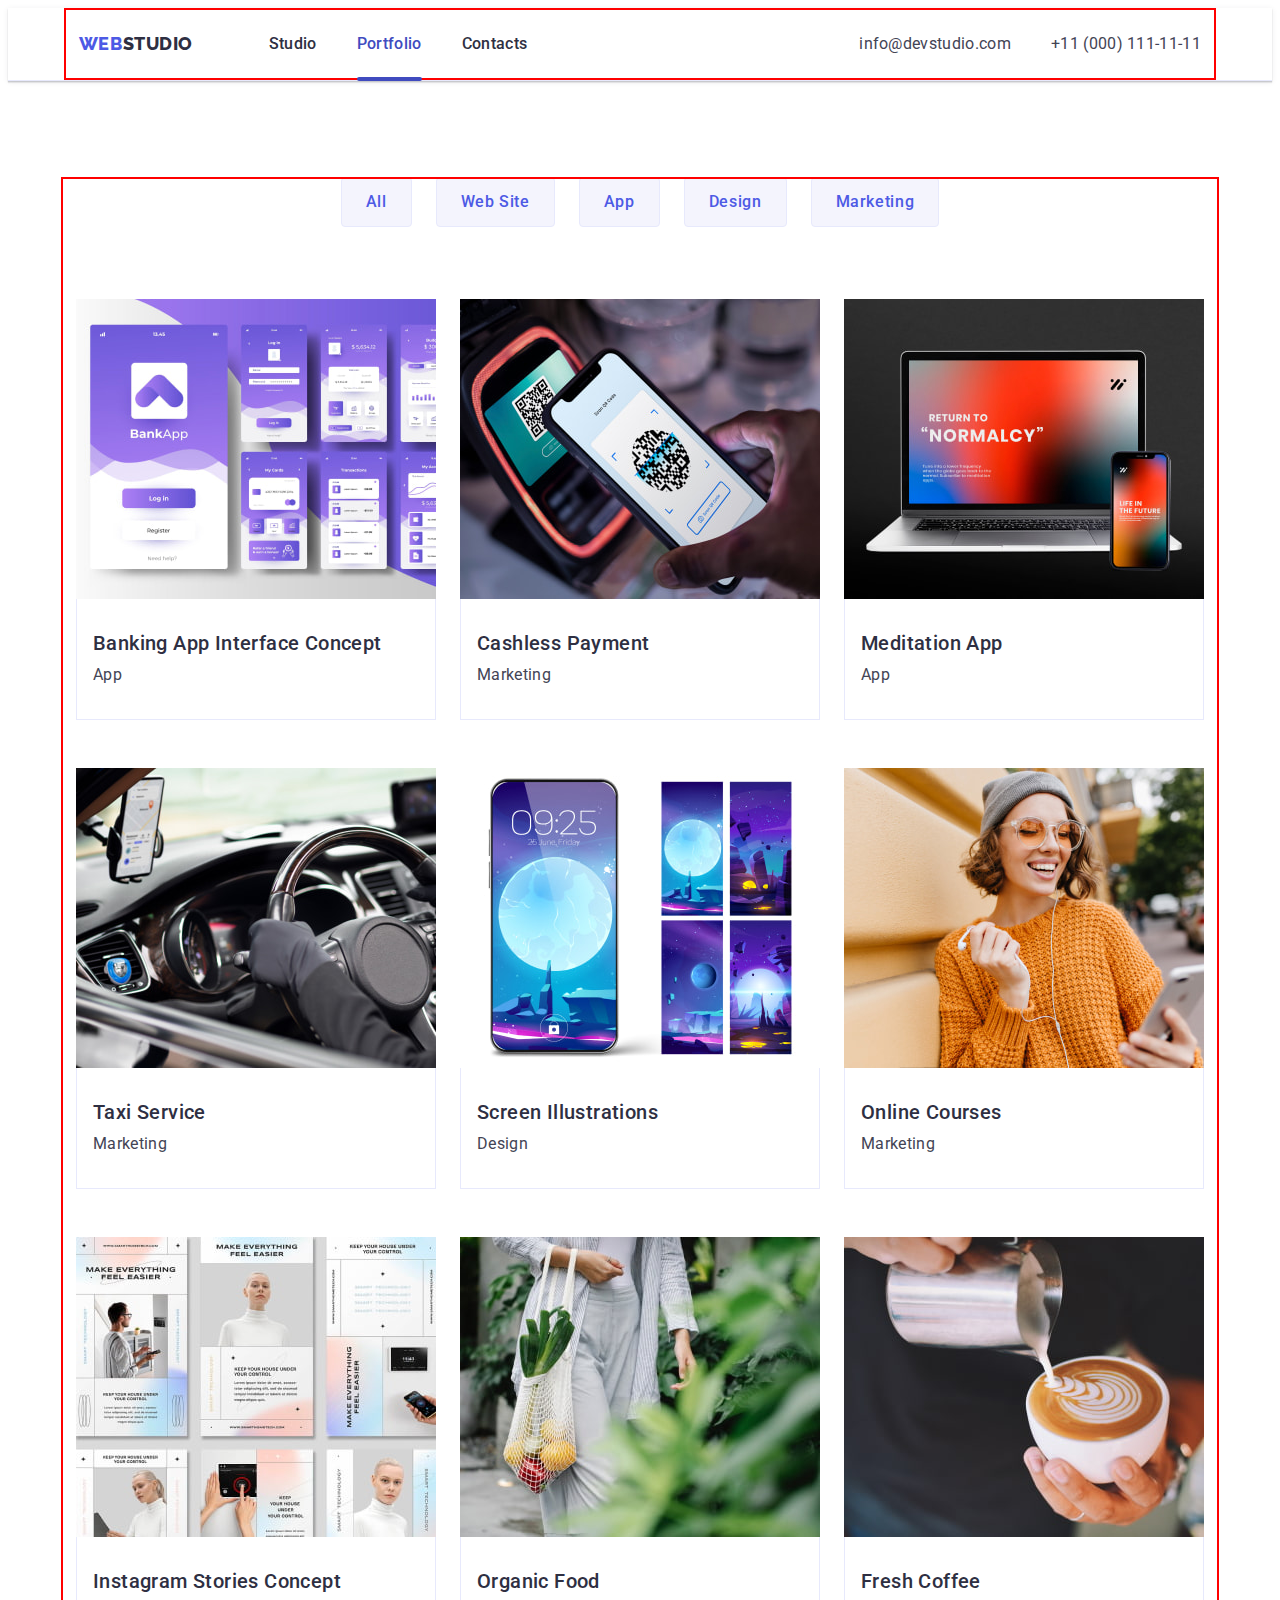
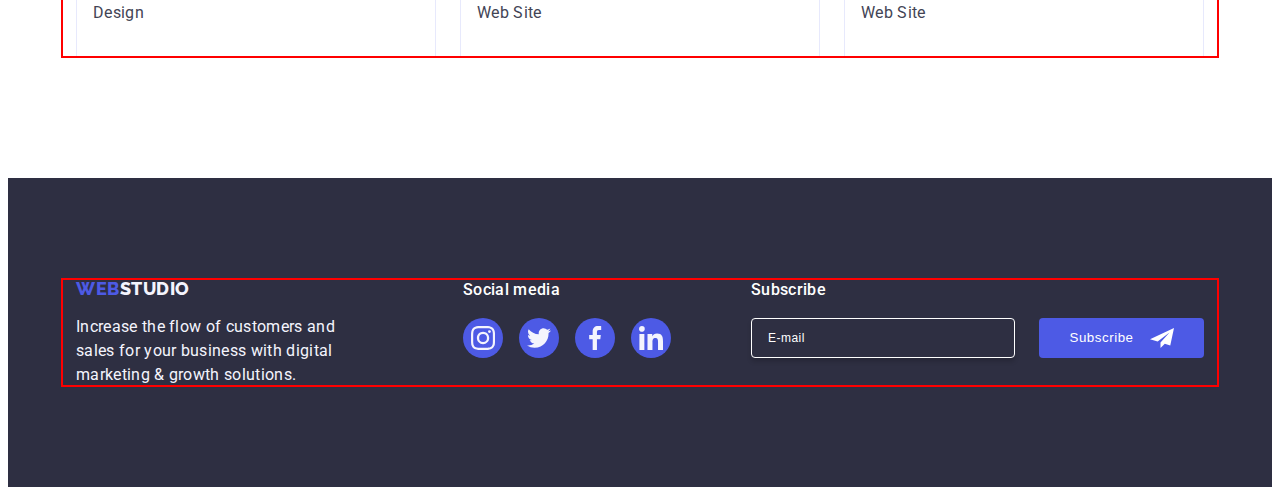
<file: portfolio.html>
<!DOCTYPE html>
<html lang="en">

<head>
    <meta charset="UTF-8">
    <meta name="description" content="Portfolio Web Studio website" />
    <title>Portfolio</title>

    <!-- Font settings -->
    <link rel="preconnect" href="https://fonts.googleapis.com">
    <link rel="preconnect" href="https://fonts.gstatic.com" crossorigin>
    <link
        href="https://fonts.googleapis.com/css2?family=Raleway:wght@800&family=Roboto:wght@400;500;700;900&display=swap"
        rel="stylesheet">
    <!-- Normalize -->
    <link rel="stylesheet" href="https://cdnjs.cloudflare.com/ajax/libs/modern-normalize/2.0.0/modern-normalize.min.css"
        integrity="sha512-4xo8blKMVCiXpTaLzQSLSw3KFOVPWhm/TRtuPVc4WG6kUgjH6J03IBuG7JZPkcWMxJ5huwaBpOpnwYElP/m6wg=="
        crossorigin="anonymous" referrerpolicy="no-referrer" />
    <!-- Css -->
    <link rel="stylesheet" href="./css/style.css" />
</head>

<body>
    <!-- Header -->
    <header class="header-container">
        <div class="header-container container">
            <nav class="nav-header">
                <a class="link nav-link" href="./portfolio.html">Web<span class="span">Studio</span></a>

                <ul class="list nav-list">
                    <li class="nav-list-item">
                        <a class="link nav-list-link" href="./index.html">Studio</a>
                    </li>

                    <li class="nav-list-item">
                        <a class="link nav-list-link current" href="./portfolio.html">Portfolio</a>
                    </li>
                    <li class="nav-list-item">
                        <a class="link nav-list-link" href="">Contacts</a>
                    </li>
                </ul>
            </nav>
            <address class="address ">
                <ul class="list address-list">
                    <li class="list address-list-item"><a class="link address-link"
                            href="mailto:info@devstudio.com">info@devstudio.com</a>
                    </li>
                    <li class="list address-list-item"><a class="link address-link" href="tel:+110001111111">+11 (000)
                            111-11-11</a></li>
                </ul>
            </address>
        </div>
    </header>
    <main>
        <!-- Section menu -->
        <section class="menu section">
            <div class="container">
                <h1 class="visually-hidden">Portfolio</h1>
                <ul class="list menu-portfolio">
                    <li class="menu-list"><button class="menu-list-btn" type="button">All</button></li>
                    <li class="menu-list"><button class="menu-list-btn" type="button">Web Site</button></li>
                    <li class="menu-list"><button class="menu-list-btn" type="button">App</button></li>
                    <li class="menu-list"><button class="menu-list-btn" type="button">Design</button></li>
                    <li class="menu-list"><button class="menu-list-btn" type="button">Marketing</button></li>
                </ul>

                <ul class="list portfolio-list">
                    <li class="porfolio-list-item">
                        <a class="link portfolio-link" href="">
                            <div class="portfolio-box">
                                <img src="./images/portfolio/img-1.jpg" alt="bank screenshoots" width="360"
                                    height="300">
                                <p class="overlay overlay-text">14 Stylish and User-Friendly App Design Concepts · Task
                                    Manager App · Calorie Tracker App · Exotic Fruit Ecommerce App ·
                                    Cloud Storage App</p>
                            </div>
                            <div class="portfolio-div">
                                <h2 class="portfolio-list-subtitle">Banking App Interface Concept</h2>
                                <p class="portfolio-list-desc">App</p>
                            </div>
                        </a>
                    </li>

                    <li class="porfolio-list-item">
                        <a class="link portfolio-link" href="">
                            <div class="portfolio-box">
                                <img src="./images/portfolio/img-2.jpg"
                                    alt="a phone with a qr code scaner is touching the qr code " width="360"
                                    height="300">
                                <p class="overlay overlay-text">14 Stylish and User-Friendly App Design Concepts · Task
                                    Manager
                                    App ·
                                    Calorie Tracker
                                    App
                                    · Exotic Fruit Ecommerce App ·
                                    Cloud Storage App</p>
                            </div>
                            <div class="portfolio-div">
                                <h2 class="portfolio-list-subtitle">Cashless Payment</h2>
                                <p class="portfolio-list-desc">Marketing</p>
                            </div>
                        </a>
                    </li>


                    <li class="porfolio-list-item">
                        <a class="link portfolio-link" href="">
                            <div class="portfolio-box">
                                <img src="./images/portfolio/img-3.jpg" alt="computer and a phone mockups" width="360"
                                    height="300">
                                <p class=" overlay overlay-text">14 Stylish and User-Friendly App Design Concepts · Task
                                    Manager
                                    App ·
                                    Calorie Tracker
                                    App
                                    · Exotic Fruit Ecommerce App ·
                                    Cloud Storage App</p>

                            </div>
                            <div class="portfolio-div">
                                <h2 class="portfolio-list-subtitle">Meditation App</h2>
                                <p class="portfolio-list-desc">App</p>
                            </div>
                        </a>
                    </li>
                    <li class="porfolio-list-item">
                        <a class="link portfolio-link" href="">
                            <div class="portfolio-box">
                                <img src="./images/portfolio/img-4.jpg" alt="a phone in the car" width="360"
                                    height="300">
                                <p class="overlay overlay-text">14 Stylish and User-Friendly App Design Concepts · Task
                                    Manager
                                    App ·
                                    Calorie Tracker
                                    App
                                    · Exotic Fruit Ecommerce App ·
                                    Cloud Storage App</p>

                            </div>
                            <div class="portfolio-div">
                                <h2 class="portfolio-list-subtitle">Taxi Service</h2>
                                <p class="portfolio-list-desc">Marketing</p>
                            </div>
                        </a>
                    </li>
                    <li class="porfolio-list-item">
                        <a class="link portfolio-link" href="">
                            <div class="portfolio-box"><img src="./images/portfolio/img-5.jpg" alt="phone screensavers "
                                    width="360" height="300">
                                <p class="overlay overlay-text">14 Stylish and User-Friendly App Design Concepts · Task
                                    Manager
                                    App ·
                                    Calorie Tracker
                                    App
                                    · Exotic Fruit Ecommerce App ·
                                    Cloud Storage App</p>
                            </div>
                            <div class="portfolio-div">
                                <h2 class="portfolio-list-subtitle">Screen Illustrations</h2>
                                <p class="portfolio-list-desc">Design</p>
                            </div>
                        </a>
                    </li>
                    <li class="porfolio-list-item">
                        <a class="link portfolio-link" href="">
                            <div class="portfolio-box"><img src="./images/portfolio/img-6.jpg"
                                    alt="a woman listening to the music" width="360" height="300">
                                <p class="overlay overlay-text">14 Stylish and User-Friendly App Design Concepts · Task
                                    Manager
                                    App ·
                                    Calorie Tracker
                                    App
                                    · Exotic Fruit Ecommerce App ·
                                    Cloud Storage App</p>
                            </div>
                            <div class="portfolio-div">
                                <h2 class="portfolio-list-subtitle">Online Courses</h2>
                                <p class="portfolio-list-desc">Marketing</p>
                            </div>
                        </a>
                    </li>
                    <li class="porfolio-list-item">
                        <a class="link portfolio-link" href="">
                            <div class="portfolio-box">
                                <img src="./images/portfolio/img-7.jpg" alt="mockups" width="360" height="300">
                                <p class="overlay overlay-text">14 Stylish and User-Friendly App Design Concepts · Task
                                    Manager
                                    App ·
                                    Calorie Tracker
                                    App
                                    · Exotic Fruit Ecommerce App ·
                                    Cloud Storage App</p>
                            </div>
                            <div class="portfolio-div">
                                <h2 class="portfolio-list-subtitle">Instagram Stories Concept</h2>
                                <p class="portfolio-list-desc">Design</p>
                            </div>
                        </a>
                    </li>
                    <li class="porfolio-list-item">
                        <a class="link portfolio-link" href="">
                            <div class="portfolio-box"><img src="./images/portfolio/img-8.jpg"
                                    alt="woman with groceries" width="360" height="300">
                                <p class="overlay overlay-text">14 Stylish and User-Friendly App Design Concepts · Task
                                    Manager
                                    App ·
                                    Calorie Tracker
                                    App
                                    · Exotic Fruit Ecommerce App ·
                                    Cloud Storage App</p>
                            </div>
                            <div class="portfolio-div">
                                <h2 class="portfolio-list-subtitle">Organic Food</h2>
                                <p class="portfolio-list-desc">Web Site</p>
                            </div>
                        </a>
                    </li>
                    <li class="porfolio-list-item">
                        <a class="link portfolio-link" href="">
                            <div class="portfolio-box"><img src="./images/portfolio/img-9.jpg" alt="mad doing coffee"
                                    width="360" height="300">
                                <p class="overlay overlay-text">14 Stylish and User-Friendly App Design Concepts · Task
                                    Manager
                                    App ·
                                    Calorie Tracker
                                    App
                                    · Exotic Fruit Ecommerce App ·
                                    Cloud Storage App</p>
                            </div>
                            <div class="portfolio-div">
                                <h2 class="portfolio-list-subtitle">Fresh Coffee</h2>
                                <p class="portfolio-list-desc">Web Site</p>
                            </div>
                        </a>
                    </li>
                </ul>
            </div>
        </section>
    </main>

    <!-- Footer -->
    <footer class="footer section">
        <div class="container footer-container">
            <div class="webstudio-container">
                <a class="link footer-link" href="./index.html">Web<span class="span-footer">Studio</span></a>
                <p class="footer-desc">
                    Increase the flow of customers and sales for your business with digital
                    marketing & growth solutions.
                </p>
            </div>
            <div class="socialmedia-container">
                <p class="footer-title">Social media</p>
                <ul class="footer-socialmedias list">
                    <li class="footer-socialmedia-item">
                        <a class="footer-sm-link" href="">
                            <svg class="footer-socialmedia-logo" width="24" height="24">
                                <use href="./images/icons.svg#icon-instagram"></use>
                            </svg>
                        </a>
                    </li>
                    <li class="footer-socialmedia-item">
                        <a class="footer-sm-link" href="">
                            <svg class="footer-socialmedia-logo" width="24" height="24">
                                <use href="./images/icons.svg#icon-twitter"></use>
                            </svg>
                        </a>
                    </li>
                    <li class="footer-socialmedia-item">
                        <a class="footer-sm-link" href="">
                            <svg class="footer-socialmedia-logo" width="24" height="24">
                                <use href="./images/icons.svg#icon-facebook"></use>
                            </svg>
                        </a>
                    </li>
                    <li class="footer-socialmedia-item">
                        <a class="footer-sm-link" href="">
                            <svg class="footer-socialmedia-logo" width="24" height="24">
                                <use href="./images/icons.svg#icon-linkedin"></use>
                            </svg>
                        </a>
                    </li>
                </ul>
            </div>
            <div class="footer-form-div">
                <p class="footer-title">Subscribe</p>
                <form class="footer-form" name="subsription">
                    <label class="footer-label">
                        <input name="subscribe-email" class="footer-form-input" type="email" placeholder="E-mail" />
                    </label>
                    <button class="footer-btn" type="submit">Subscribe
                        <svg class="footer-bt-icon" width="24" height="24">
                            <use href="./images/icons.svg#footer-bn-icon"></use>
                        </svg></button>
                </form>
            </div>
        </div>
    </footer>
</body>

</html>
</file>
<file: css/style.css>
/* Base styles */

body {
  font-family: 'Roboto', sans-serif;
  background-color: #ffffff;
  color: #434455;
}

.list {
  list-style: none;
}

.link {
  text-decoration: none;
  line-height: 1.17;
}

:root {
  --brand-color: #434455;
}

/* Stylisation settings */

*,
*::before,
*::after {
  box-sizing: border-box;
}

p,
h1,
h2,
h3,
h4,
h5,
h6 {
  padding: 0%;
  margin: 0%;
}

li,
ul,
ol {
  margin: 0%;
  padding-left: 0%;
  padding-right: 0%;
}

img {
  display: block;
  max-width: 100%;
  height: auto;
}

/* Phones screen */

.container {
  min-width: 320px;
  max-width: 428px;
margin: 0 auto;
padding: 0 16px;

  outline: 2px solid red;
  outline-offset: -2px;
}

@media screen and (min-width: 768px) {
  .container {
    max-width: 768px;
  }
}

@media screen and (min-width: 1158px) {
  .container {
    max-width: 1158px;
padding: 0 15px;
  }
}

.visually-hidden {
  position: absolute;
  width: 1px;
  height: 1px;
  margin: -1px;
  border: 0;
  padding: 0;
  white-space: nowrap;
  clip-path: inset(100%);
  clip: rect(0 0 0 0);
  overflow: hidden;
}

/* header */

header {
  border-bottom: 1px solid #e7e9fc;
  box-shadow: 0px 2px 1px rgba(46, 47, 66, 0.08),
    0px 1px 1px rgba(46, 47, 66, 0.16), 0px 1px 6px rgba(46, 47, 66, 0.08);
}

@media only screen and (max-width: 767.98px) {
  header{
   padding-top: 24px;
padding-bottom: 24px;
  }
}

.header-container {
  display: flex;
  align-items: center;
  justify-content: space-between;
}


/* Navigation */

.nav-header {
  display: flex;
  align-items: center;
}

.nav-link {
  font-family: 'Raleway', sans-serif;
  font-size: 18px;
  font-style: normal;
  font-weight: 800;
  line-height: 1.17;
  letter-spacing: 0.54px;
  text-transform: uppercase;
  color: #4d5ae5;

}

@media only screen and (min-width: 768px) {
  .nav-link {
      margin-right: 76px;
  }
}



span {
  color: #2e2f42;
}

.nav-list {
  color: #2e2f42;
  font-family: Roboto;
  font-size: 16px;
  font-style: normal;
  font-weight: 500;
  line-height: 1.5;
  letter-spacing: 0.32px;
  display: flex;
  gap: 40px;

}

@media only screen and (min-width: 768px) and (max-width: 1157.98px) {
    .nav-list  {
    margin-right: 121px;
  }
}

@media only screen and (min-width: 1158px) {
  .nav-list {
      margin-right: 332px;
  }
}

@media only screen and (max-width: 767.98px) {
  .nav-list {
    display: none;
  }
}

.nav-list-item {
  color: #404bbf;
}

.nav-list-link {
  color: #2e2f42;
  font-family: Roboto;
  font-size: 16px;
  font-style: normal;
  font-weight: 500;
  line-height: 1.5;
  letter-spacing: 0.32px;
  padding-top: 24px;
  padding-bottom: 24px;
  display: block;
  position: relative;
  transition: color 250ms cubic-bezier(0.4, 0, 0.2, 1);
}

.nav-list-link.current {
  color: #404bbf;
}

.nav-list-link::after {
  content: '';
  position: absolute;
  bottom: -1px;
  left: 0;
  display: block;
  width: 100%;
  height: 4px;
  border-radius: 2px;
}

.nav-list-link.current::after {
  background-color: #404bbf;
}

.nav-list-link:hover,
.nav-list-link:focus {
  color: #404bbf;
  transition: color 250ms cubic-bezier(0.4, 0, 0.2, 1);
}

/* Contacts */

address {
  font-style: normal;
}
.address-list {
  font-style: normal;
  color: #434455;
  font-family: 'Roboto' sans-serif;
  font-size: 16px;
  font-weight: 400;
  line-height: 1.5;
  letter-spacing: 0.32px;
  display: flex;
  gap: 40px;
}

@media only screen and (min-width: 768px) and (max-width: 1157.98px) {
  .address-list {
    display: flex;
    flex-wrap: wrap;
    gap: 12px;
font-size: 12px;
letter-spacing: 0.48px;
padding: 16px 0;
justify-content: flex-end;
  }
}

@media only screen and (max-width: 767.98px) {
  .address-list {
    display: none;
  }
}

.address-list-item {
  transition: color 250ms cubic-bezier(0.4, 0, 0.2, 1);
}

.address-link {
  color: #434455;
  font-family: 'Roboto' sans-serif;
  font-size: 16px;
  font-style: normal;
  font-weight: 400;
  line-height: 1.5;
  letter-spacing: 0.32px;
  transition: color 250ms cubic-bezier(0.4, 0, 0.2, 1);
}

@media only screen and (min-width: 768px) and (max-width: 1157.98px) {
  .address-link  {
    font-size: 12px;
letter-spacing: 0.48px;
  }
}

.address-link:hover,
.address-link:focus {
  color: #404bbf;
  transition-property: color;
  transition-duration: 250ms;
  transition-timing-function: cubic-bezier(0.4, 0, 0.2, 1);
}

/* Main */

.hero {
  padding: 112px 0;
  text-align: center;
   margin: 0 auto;
  background-color: #2e2f42;
  background-image: linear-gradient(
      rgba(46, 47, 66, 0.7),
      rgba(46, 47, 66, 0.7)
    ),
    url(../images/hero-bg.jpg);
  background-repeat: no-repeat;
  background-position: center;
  background-size: cover;
}

@media only screen and (min-width: 1158px) {
   .hero {
      padding: 188px 0;
        max-width: 1440px;
  }
}

@media screen  and (min-device-pixel-ratio: 2),
screen and (min-resolution:192dpi),
screen and (min-resolution: 2dppx) {
   .hero-section {
       background-image: linear-gradient(rgba(46, 47, 66, 0.7), rgba(46, 47, 66, 0.7)), 
       url(../images/hero-bg-mob@2x.jpg);
   }
}

.main-div-container {
}

.hero-title {
color: #ffffff;
font-family: 'Roboto' sans-serif;
text-align: center;
font-size: 36px;
font-style: normal;
font-weight: 700;
 line-height: 1.07;
letter-spacing: 0.72px;
text-transform: capitalize;
margin: auto ;
margin-bottom: 72px;
max-width: 320px;
}

@media only screen and (min-width: 768px) and (max-width: 1157.98px) {
   .hero-title{
    margin-bottom: 36px;
  }
}

@media only screen and (min-width: 1158px) {
   .hero-title {
    margin-bottom: 48px;
  }
}


@media only screen and (min-width: 768px) {
 .hero-title   {
  font-size: 56px;
  letter-spacing: 1.12px;
  max-width: 496px;
  margin: 0 auto 44px auto;
  }
}

    @media screen  and (min-device-pixel-ratio: 2),
     screen and (min-resolution:192dpi),
     screen and (min-resolution: 2dppx) {
   .hero-section {
       background-image: linear-gradient(rgba(46, 47, 66, 0.7), rgba(46, 47, 66, 0.7)), 
       url(../images/hero-bg-tab@2x.jpg);
   }
}

.hero-btn {
  color: #ffffff;
  background-color: #4d5ae5;
  font-family: 'Roboto', sans-serif;
  font-size: 16px;
  font-style: normal;
  font-weight: 500;
  line-height: 24px;
  letter-spacing: 0.64px;
  cursor: pointer;
  display: block;
  min-width: 169px;
  height: 56px;
  border: none;
  border-radius: 4px;
  margin: 0 auto;
  align-items: center;
  transition: background-color 250ms cubic-bezier(0.4, 0, 0.2, 1);
}

.hero-btn:hover,
.hero-btn:focus {
  background-color: #404bbf;
  transition-property: background-color;
  transition-duration: 250ms;
  transition-timing-function: cubic-bezier(0.4, 0, 0.2, 1);
}

    @media screen  and (min-device-pixel-ratio: 2),
     screen and (min-resolution:192dpi),
     screen and (min-resolution: 2dppx) {
   .hero-section {
       background-image: linear-gradient(rgba(46, 47, 66, 0.7), rgba(46, 47, 66, 0.7)),
        url(../images/hero-bg@2x.jpg);
   }
}


/* Advantages */

.advantages {
  padding: 96px 0;
}

@media screen and (min-width: 1158px) {
  .advantages {
    padding: 120px 0;
  }
}
.advantages-hero {
}
.advantages-list {
}
@media screen and (min-width: 768px) {
  .advantages-list {
    display: flex;
    flex-wrap: wrap;
    row-gap: 72px;
    column-gap: 24px;
  }
}

@media screen and (min-width: 1158px) {
  .advantages-list {
    display: flex;
    gap: 24px;
  }
}

.advantages-list-item {
}

@media only screen and (min-width: 768px) {
  .advantages-list-item {
    width: calc((100% - 24px) / 2);
  }
}

@media only screen and (min-width: 1158px) {
  .advantages-list-item {
    width: calc((100% - 72px) / 4);
  }
}

@media only screen and (max-width: 767.98px) {
  .advantages-list-item:not(:last-child) {
    margin-bottom: 72px;
  }
}

.advantages-icons-box {
}

@media screen and (min-width: 1158px) {
  .advantages-icons-box {
    background-color: #f4f4fd;
    border-radius: 4px;
    width: 264px;
    height: 112px;
    flex-shrink: 0;
    margin-bottom: 8px;
    display: flex;
    justify-content: center;
    align-items: center;
  }
}

.advantages-icons {
}

@media screen and (max-width: 1157.98px) {
  .advantages-icons {
    display: none;
  }
}

.advantages-list-title {
  color: #2e2f42;
  font-family: 'Roboto', sans-serif;
  font-size: 36px;

  font-style: normal;
  font-weight: 500;
  line-height: 1.2;
  letter-spacing: 0.02em;
  margin-bottom: 8px;
}

@media only screen and (max-width: 767.98px) {
  .advantages-list-title {
    text-align: center;
  }
}

@media only screen and (min-width: 1158px) {
  .advantages-list-title {
    font-size: 20px;
  }
}

.advantages-list-desc {
  color: #434455;
  font-family: 'Roboto', sans-serif;
  font-size: 16px;
  font-style: normal;
  font-weight: 400;
  line-height: 1.5;
  letter-spacing: 0.32px;
}

/* What we do  */
@media only screen and (max-width: 1157.98px) {
  .whatwedo {
    display: none;
  }
}

.whatwedo {
  padding-bottom: 120px;
}
.whatwedo-title {
  font-size: 36px;
  line-height: 1.11;
  text-align: center;
  letter-spacing: 0.72px;
  color: #2e2f42;
  text-transform: capitalize;
  font-family: 'Roboto' sans-serif;
  margin-bottom: 72px;
}
.whatwedo-list {
  display: flex;
  gap: 24px;
}
.whatwedo-list-item {
  width: calc((100% -48px) / 3);
}

/* Our Team */

.ourteam {
  background-color: #f4f4fd;
  padding: 96px 0px;
}

@media screen and (min-width: 1158px) {
  .ourteam {
    padding: 120px 0;
  }
}

.ourteam-title {
  color: #2e2f42;
  text-align: center;
  font-family: 'Roboto', sans-serif;
  font-size: 36px;
  font-style: normal;
  font-weight: 700;
  line-height: 1.11;
  letter-spacing: 0.72px;
  text-transform: capitalize;
  margin-bottom: 72px;
}
.ourteam-list {
  display: flex;
  flex-wrap: wrap;
  row-gap: 72px;
  justify-content: center;
}

@media only screen and (min-width: 768px) {
  .ourteam-list {
    row-gap: 64px;
    column-gap: 24px;
  }
}

@media screen and (min-width: 1158px) {
  .advantages-list {
    gap: 24px;
  }
}

.ourteam-list-item {
  background-color: #ffffff;
  border-radius: 0px 0px 4px 4px;
  border-radius: 0px 0px 4px 4px;
  box-shadow: 0px 2px 1px 0px rgba(46, 47, 66, 0.08),
    0px 1px 1px 0px rgba(46, 47, 66, 0.16),
    0px 1px 6px 0px rgba(46, 47, 66, 0.08);
}

@media only screen and (min-width: 1158px) {
  .ourteam-list-item {
    width: calc((100% - 72px) / 4);
  }
}

.team-div {
  padding: 32px 0;
}

.ourteam-list-title {
  color: #2e2f42;
  text-align: center;
  font-family: Roboto;
  font-size: 20px;
  font-style: normal;
  font-weight: 500;
  line-height: 1.2;
  letter-spacing: 0.4px;
  text-align: center;
  margin-bottom: 8px;
}

.ourteam-list-desc {
  color: #434455;
  text-align: center;
  font-family: 'Roboto', sans-serif;
  font-size: 16px;
  font-style: normal;
  font-weight: 400;
  line-height: 1.5;
  letter-spacing: 0.32px;
  text-align: center;
  margin-bottom: 8px;
}

.team-sm-icons-link {
  width: 100%;
  height: 100%;
  background-color: #4d5ae5;
  border-radius: 50%;
  display: flex;
  align-items: center;
  justify-content: center;
}

.team-sm-icons-link:hover,
.team-sm-icons-link:focus {
  background-color: #404bbf;
  transition: background-color 250ms cubic-bezier(0.4, 0, 0.2, 1);
}

.team-sm-icons {
  display: flex;
  justify-content: center;
  align-items: center;
  gap: 24px;
}

.team-sm-icons-item {
  width: 40px;
  height: 40px;
  transition: background-color 250ms cubic-bezier(0.4, 0, 0.2, 1);
}

.team-sm-icons-item:hover,
.team-sm-icons-item:focus {
}

.team-sm-icons-logo {
  fill: #f4f4fd;
}

/* Customers */

.ourclients {
  padding: 96px 0;
}

@media screen and (min-width: 1158px) {
  .ourclients {
    padding: 120px 0;
  }
}

.customers-title {
  color: #2e2f42;
  text-align: center;
  font-family: Roboto;
  font-size: 36px;
  font-weight: 700;
  line-height: 111.111%;
  letter-spacing: 0.72px;
  text-transform: capitalize;
  margin-bottom: 72px;
  padding: 0;
}

.customers-list {
  display: flex;
  flex-wrap: wrap;
  row-gap: 72px;
  column-gap: 16px;
  transition: background-color 250ms cubic-bezier(0.4, 0, 0.2, 1); */
}

@media screen and (min-width: 768px) {
.customers-list {
    column-gap: 24px;
  }
}

@media screen and (min-width: 1158px) {
.customers-list {
    flex-wrap: nowrap;
      justify-content: center;
  }
}

.customers-list-link {
  width: 100%;
  height: 100%;
  border: 1px solid #8e8f99;
  color: #8e8f99;
  border-radius: 4px;
  display: flex;
  justify-content: center;
  align-items: center;
  transition: border-color 250ms cubic-bezier(0.4, 0, 0.2, 1),
    color 250ms cubic-bezier(0.4, 0, 0.2, 1);
}

.customers-list-link:hover,
.customers-list-link:focus {
  border-color: #404bbf;
  color: #404bbf;
}

.customers-list-item {
  transition: border-color 250ms cubic-bezier(0.4, 0, 0.2, 1),
    color 250ms cubic-bezier(0.4, 0, 0.2, 1);
  width: calc((100% - 16px) / 2);
  height: 88px;
}

@media screen and (min-width: 768px) {
.customers-list-item {
  width: calc((100% - 48px) / 3);
  }
}


.customers-list-logo {
  fill: currentColor;
}

.customers-list-logo:hover,
.customers-list-logo:focus {
  fill: #404bbf;
}

/* Footer */

.footer {
  background-color: #2e2f42;
padding: 96px 0;

}

@media only screen and (min-width: 1158px) {
 .footer  {
      padding: 100px 0;
  }
}

.footer-container {
  display: flex;
  flex-wrap: wrap;
  justify-content: center;
  row-gap: 72px;
}

@media only screen and (min-width: 768px) and (max-width: 1157.98px) {
 .footer-container   {
      min-width: 584px;
      justify-content: flex-start;
      column-gap: 24px;
  }
}

@media only screen and (min-width: 1158px) {
    .footer-container {
  flex-wrap: nowrap;

  }
}

.webstudio-container {
  display: flex;
  flex-direction: column;

}

@media only screen and (min-width: 1158px) {
  .webstudio-container {
    margin-right: 120px;
  }
}

.footer-link {
  color: #4d5ae5;
  font-family: 'Raleway', sans-serif;
  font-size: 18px;
  font-style: normal;
  font-weight: 800;
  line-height: 1.17;
  letter-spacing: 0.54px;
  text-transform: uppercase;
  margin-bottom: 16px;
  text-align: center;
}

@media only screen and (min-width: 767.98px) {
  .footer-link {
      text-align: start;
  }
}

.span-footer {
  color: #f4f4fd;
}

.footer-desc {
  color: #f4f4fd;
  font-family: 'Roboto', sans-serif;
  font-size: 16px;
  font-style: normal;
  font-weight: 400;
  line-height: 1.5;
  letter-spacing: 0.32px;
}

@media only screen and (min-width: 320px) and (max-width: 1157.98px) {
 .footer-desc   {
     max-width: 264px;
  }
}


.footer-title {
  color: #ffffff;
  font-family: Roboto;
  font-size: 16px;
  font-style: normal;
  font-weight: 500;
  line-height: 1.5;
  letter-spacing: 0.02em;
  margin-bottom: 16px;
  text-align: center;
}

@media only screen and (min-width: 767.98px) {
.footer-title {
      text-align: start;
  }
}

.footer-sm-link {
  width: 100%;
  height: 100%;
  background-color: #4d5ae5;
  border-radius: 50%;
  display: flex;
  justify-content: center;
  align-items: center;
  transition: background-color 250ms cubic-bezier(0.4, 0, 0.2, 1);
}

.footer-sm-link:hover,
.footer-sm-link:focus {
  background-color: #31d0aa;
}

.socialmedia-container {
  display: flex;
  flex-direction: column;
}

@media only screen and (min-width: 1158px) {
 .socialmedia-container  {
    margin-right: 80px;
  }
}

.footer-socialmedias {
  display: flex;
  gap: 16px;
}
.footer-socialmedia-item {
}

.footer-socialmedia-item:hover,
.footer-socialmedia-item:focus {
}

.footer-socialmedia-logo {
  fill: #f4f4fd;
  margin: 8px;
}

.footer-form-div{
    
}

@media only screen and (max-width: 767.98px) {
 .footer-form-div  {
    width: 100%;
  }
}


@media only screen and (min-width: 768px) {
.footer-form-div {
      /* display: flex;
      flex-wrap: wrap;
      flex-direction: column;
 align-items: flex-start;
 justify-content: flex-start; */
  }
}


.footer-form-input {
  height: 40px;
  flex-shrink: 0;
  background-color: transparent;
  border-radius: 4px;
  border: 1px solid #ffffff;
  box-shadow: 0px 4px 4px 0px rgba(0, 0, 0, 0.15);
  color: #ffffff;
  padding-left: 16px;
  font-size: 12px;
  line-height: 1.5;
  letter-spacing: 0.04em;
  width: 100%;
  margin-bottom: 16px;
}


@media only screen and (min-width: 768px) {
  .footer-form {
      display: flex;
 align-items: flex-start;
 justify-content: flex-start;
  gap: 24px;
  }
}

@media only screen and (min-width: 768px) {
 .footer-form-input  {
     width: 264px;
  }
}

.footer-form-input::placeholder {
  color: #ffffff;
}

.footer-btn {
  background-color: #4d5ae5;
  color: #ffffff;
  display: inline-flex;
  padding: 8px 24px;
  justify-content: center;
  align-items: center;
  border-radius: 4px;
  border: none;
  margin: 0 auto;
  align-items: center;
  transition: background-color 250ms cubic-bezier(0.4, 0, 0.2, 1);

  min-width: 165px;
  display: flex;
  font-weight: 500;
  line-height: 1.5;
  letter-spacing: 0.04em;
  cursor: pointer;
}

.footer-bt-icon {
  fill: #ffffff;
  margin-left: 16px;
}

.footer-btn:hover,
.footer-btn:focus {
  background-color: #404bbf;
  transition-property: background-color;
  transition-duration: 250ms;
  transition-timing-function: cubic-bezier(0.4, 0, 0.2, 1);
}

/* Portfolio */

.menu {
  padding-top: 96px;
  padding-bottom: 120px;
}
.menu-portfolio {
  display: flex;
  justify-content: center;
  gap: 24px;
  margin-bottom: 72px;
}
.menu-list {
}
.menu-list-btn {
  color: #4d5ae5;
  background-color: #f4f4fd;
  text-align: center;
  font-family: 'Roboto', sans-serif;
  font-size: 16px;
  font-style: normal;
  font-weight: 500;
  line-height: 1.5;
  letter-spacing: 0.64px;
  cursor: pointer;
  padding: 12px 24px;
  border: 1px solid #e7e9fc;
  border-radius: 4px;
  transition: color 250ms cubic-bezier(0.4, 0, 0.2, 1),
    background-color 250ms cubic-bezier(0.4, 0, 0.2, 1),
    border-color 250ms cubic-bezier(0.4, 0, 0.2, 1),
    box-shadow 250ms cubic-bezier(0.4, 0, 0.2, 1);
}

.menu-list-btn:hover,
.menu-list-btn:focus {
  color: #ffffff;
  background-color: #404bbf;
  border: 1px solid transparent;
  border-radius: 4px;
  box-shadow: 0px 2px 2px 0px rgba(0, 0, 0, 0.12),
    0px 2px 1px 0px rgba(0, 0, 0, 0.08), 0px 3px 1px 0px rgba(0, 0, 0, 0.1);
  transition: color 250ms cubic-bezier(0.4, 0, 0.2, 1),
    background-color 250ms cubic-bezier(0.4, 0, 0.2, 1),
    border-color 250ms cubic-bezier(0.4, 0, 0.2, 1),
    box-shadow 250ms cubic-bezier(0.4, 0, 0.2, 1);
}

/* Photos block */

.portfolio-box {
  position: relative;
  overflow: hidden;
}

.overlay {
  position: absolute;
  top: 0;
  left: 0;
  display: flex;
  justify-content: center;
  width: 100%;
  height: 100%;
  background: #4d5ae5;
  padding: 40px 32px;
  transform: translateY(100%);
  transition-property: transform;
  transition-duration: 400ms;
  transition-delay: 0;
  transition-timing-function: ease;
}

.porfolio-list-item:hover .overlay,
.porfolio-list-item:focus .overlay {
}

.overlay-text {
  position: absolute;
  color: #f4f4fd;
  font-family: Roboto;
  font-size: 16px;
  font-weight: 400;
  line-height: 1.5;
  letter-spacing: 0.32px;
  transition: transform 250ms cubic-bezier(0.4, 0, 0.2, 1);
}
.portfolio-list {
  display: flex;
  flex-wrap: wrap;
  column-gap: 24px;
  row-gap: 48px;
}
.porfolio-list-item {
  background-color: #ffffff;
  stroke: #e7e9fc;
  width: calc((100% - 48px) / 3);
  transition: box-shadow 250ms cubic-bezier(0.4, 0, 0.2, 1);
}

.porfolio-list-item:hover,
.porfolio-list-item:focus {
  stroke: 1px solid #f4f4fd;

  transition: color 250ms cubic-bezier(0.4, 0, 0.2, 1),
    background-color 250ms cubic-bezier(0.4, 0, 0.2, 1),
    border-color 250ms cubic-bezier(0.4, 0, 0.2, 1),
    box-shadow 250ms cubic-bezier(0.4, 0, 0.2, 1);
}
.portfolio-link {
  display: block;
  transition: box-shadow 250ms cubic-bezier(0.4, 0, 0.2, 1);
}

.portfolio-link:hover,
.portfolio-link:focus {
  box-shadow: 0px 2px 1px 0px rgba(46, 47, 66, 0.08),
    0px 1px 1px 0px rgba(46, 47, 66, 0.16),
    0px 1px 6px 0px rgba(46, 47, 66, 0.08);
}

.portfolio-link:hover .overlay,
.portfolio-link:focus .overlay {
  transform: translateY(0%);
}
.portfolio-list-subtitle {
  color: #2e2f42;
  font-family: 'Roboto', sans-serif;
  font-size: 20px;
  font-style: normal;
  font-weight: 500;
  line-height: 1.2;
  letter-spacing: 0.4px;
  margin-bottom: 8px;
}
.portfolio-list-desc {
  color: #434455;
  font-family: 'Roboto', sans-serif;
  font-size: 16px;
  font-style: normal;
  font-weight: 400;
  line-height: 1.5;
  letter-spacing: 0.32px;
}

.portfolio-div {
  padding: 32px 16px;
  border: 1px solid #e7e9fc;
  border-top: none;
  /* margin-bottom: 8px; */
}

/* Modal window */

.backdrop {
  position: fixed;
  top: 0;
  left: 0;
  width: 100%;
  height: 100%;
  background-color: rgba(46, 47, 66, 0.4);
  transition: opacity 250ms cubic-bezier(0.4, 0, 0.2, 1),
    visibility 250ms cubic-bezier(0.4, 0, 0.2, 1);
}
.backdrop.is-hidden {
  opacity: 0;
  pointer-events: none;
  visibility: hidden;
}

.modal {
  position: absolute;
  top: 50%;
  left: 50%;
  transform: translateX(-50%) translateY(-50%);

  width: 408px;
  min-height: 584px;
  border-radius: 4px;
  background: #fcfcfc;
  box-shadow: 0px 2px 1px 0px rgba(0, 0, 0, 0.2),
    0px 1px 3px 0px rgba(0, 0, 0, 0.12), 0px 1px 1px 0px rgba(0, 0, 0, 0.14);

  opacity: 1;
  transition: transform 250ms cubic-bezier(0.4, 0, 0.2, 1);

  padding: 72px 24px 24px 24px;
}

@media only screen and (max-width: 424.98px) {
 .modal  {
      width: 320px;
  }
}

.backdrop.is-hidden .modal {
  transform: translateX(-50%) translateY(-70%);
  opacity: 0;
}

.modal-button {
  background-color: #e7e9fc;
  border: none;
  padding: 0;

  display: flex;
  align-items: center;
  justify-content: center;

  position: absolute;
  top: 24px;
  right: 24px;

  border: 1px solid rgba(0, 0, 0, 0.1);
  border-radius: 50%;
  width: 24px;
  height: 24px;
  padding: 0;
  cursor: pointer;
  transition: background-color 250ms cubic-bezier(0.4, 0, 0.2, 1),
    border 250ms cubic-bezier(0.4, 0, 0.2, 1);
  fill: #2e2f42;
}

.modal:hover,
.modal:focus {
}

.modal-button:hover,
.modal-button:focus {
  background-color: #404bbf;
  border: none;
  fill: #ffffff;
}
.modal-button-icon {
  transition: fill 250ms cubic-bezier(0.4, 0, 0.2, 1);
}

.modal-button-icon:hover,
.modal-button-icon:focus {
}

/* Modal form */

.modal-div {
  /* display: block; */
}
.modal-caption {
  display: flex;
  align-items: center;
  justify-content: center;
  margin-bottom: 16px;

  color: #2e2f42;

  font-family: Roboto;
  font-size: 16px;
  font-style: normal;
  font-weight: 500;
  line-height: 1.5;
  letter-spacing: 0.02em;
  text-align: center;
}
.modal-form {
  display: block;
  margin: 0;
}

.modal-wrapper {
  margin-bottom: 8px;
}

.modal-wrapper-comment {
  margin-bottom: 16px;
}

.modal-wrapper-agreement {
  margin-bottom: 24px;
}
.modal-form-label {
  display: block;
  margin-bottom: 4px;

  color: #8e8f99;

  font-size: 12px;
  font-style: normal;
  font-weight: 400;
  line-height: 1.17;
  letter-spacing: 0.04em;
}

.modal-element {
  position: relative;
}
.modal-form-input {
  width: 100%;
  height: 40px;
  flex-shrink: 0;
  border-radius: 4px;
  border: 1px solid rgba(46, 47, 66, 0.4);
  background-color: transparent;
  padding-left: 38px;
  margin: 0;
  outline: transparent;
  transition: border-color 250ms cubic-bezier(0.4, 0, 0.2, 1);
}

.modal-form-input:focus {
  border-color: #4d5ae5;
}

.modal-form-input:focus + .modal-form-icon {
  fill: #4d5ae5;
}
.modal-form-icon {
  fill: #2e2f42;
  position: absolute;
  left: 16px;
  top: 50%;
  transform: translateY(-50%);
  transition: fill 250ms cubic-bezier(0.4, 0, 0.2, 1);
}

.modal-form-icon:focus {
}
.modal-form-comment {
  width: 100%;
  min-height: 120px;
  padding: 8px 16px;
  border-radius: 4px;
  border: 1px solid rgba(46, 47, 66, 0.4);
  resize: none;
  transition: border-color 250ms cubic-bezier(0.4, 0, 0.2, 1);

  font-family: Roboto;
  font-size: 12px;
  font-weight: 400;
  line-height: 1.17;
  letter-spacing: 0.04em;
  color: rgba(46, 47, 66, 0.4);
  background-color: transparent;
  outline: transparent;
}

.modal-form-comment:focus {
  border-color: #4d5ae5;
}

.modal-form-comment::placeholder {
}
.modal-form-agreement {
  margin-bottom: 24px;
  display: block;
  font-size: 12px;
  line-height: 1.17;
  letter-spacing: 0.04em;
  color: #8e8f99;
}
.modal-form-span {
  width: 16px;
  height: 16px;
  border: 1px solid rgba(46, 47, 66, 0.4);
  border-radius: 2px;
  transition: background-color 250ms cubic-bezier(0.4, 0, 0.2, 1),
    border 250ms cubic-bezier(0.4, 0, 0.2, 1),
    fill 250ms cubic-bezier(0.4, 0, 0.2, 1);
  display: inline-flex;
  align-items: center;
  justify-content: center;
  fill: transparent;
}
.privacy-policy-link {
  color: #4d5ae5;
}
.modal-form-svg {
}
.checkbox:checked + .modal-form-agreement .modal-form-span {
  background-color: #404bbf;
  border: none;
  fill: #f4f4fd;
}

.checkbo:checked {
}
.btn {
}
.modal-submit-btn {
  display: block;
  align-items: center;
  justify-content: center;
  margin: 0 auto;
  min-width: 169px;
  height: 56px;
  font-family: 'Roboto', sans-serif;
  font-size: 16px;
  font-weight: 500;
  line-height: 1.5;
  letter-spacing: 0.04em;
  color: #ffffff;
  cursor: pointer;
  background-color: #4d5ae5;
  border: none;
  border-radius: 4px;
  font-size: 16px;
  transition: background-color 250ms cubic-bezier(0.4, 0, 0.2, 1);
}

/* Mobile menu */
.menu-toggle {
    max-height: 22px;
    max-width: 32px;
    display: flex;
    align-items: center;
    justify-content: center;
    padding: 0;
    background-color: transparent;
    cursor: pointer;
    border: none;
    border-radius: 50%;
    outline: none;
  }

  .mobile-menu-icon {
    stroke: var(--dark); 
    margin-bottom: 2px;
       
  }
  .menu-close-icon {
    fill: var(--primary-black-color);
    transition: stroke 250ms cubic-bezier(0.4, 0, 0.2, 1);
}
 .menu-toggle.js-close-menu {
    min-height: 24px;
    min-width: 24px;
    border-radius: 50%;
    border: 1px solid rgba(0, 0, 0, 0.1);
    cursor: pointer;
    transition: background-color 250ms cubic-bezier(0.4, 0, 0.2, 1), border 250ms cubic-bezier(0.4, 0, 0.2, 1);
}

  
  @media screen and (min-width: 768px) {
    .menu-toggle {
      display: none;
    }
  }

  .menu-toggle:hover,
  .menu-toggle:focus {
    background-color: rgba(0, 0, 0, 0.1);
  }
  
  .menu-container {
    display: flex;
    flex-direction: column;
    position: fixed;
    gap: 48px;
    top: 0;
    left: 0;
    width: 100vw;
    height: 100vh;
    padding: 40px;
    padding-right: 35px;
    padding-top: 80px;
    background-color: #ffffff;
    z-index: 999;
  
    transform: translateX(100%);
    transition: transform 250ms ease-in-out;
  }

  @media screen and (min-width: 767px) {
    .menu-container {
        display: none;
    }
  }
    .menu-container.is-open {
    transform: translateX(0);
  }
  
  .menu-container .menu-toggle {
    position: absolute;
    top: 24px;
    right: 24px;
  }
  .mobile-menu {
    margin-bottom: auto;
  }
  
  .mobile-menu-link {
    display: block;
    color: #2E2F42;
    text-decoration: none;
    font-size: 36px;
    font-style: normal;
    font-weight: 700;
    line-height: 1.11;
    letter-spacing: 0.02em;
  }
  .mobile-menu-link-st  {
    color: #404BBF;
  }

  .mobile-menu-item:not(:last-child) {
    margin-bottom: 40px;
  }

  .mobile-menu-link:hover {
    color: #404BBF;
  }
  .mobile-menu-link:focus {
    color: #404BBF;
  }
  
.mobile-menu-navigation {
    display: block;
    
}
  .link-mobile-menu-tel {
    display: block;
    color: #404BBF;
    font-size: 36px;
    font-style: normal;
    font-weight: 700;
    line-height: 1.11;
    letter-spacing: 0.02em;
    list-style: none;
    text-decoration: none;
    transition: color 250ms cubic-bezier(0.4, 0, 0.2, 1);
    
  }
  .li-mobile-menu-tel {
    margin-bottom: 40px;
    
  }

  .link-mobile-menu-mail {
    display: block;
    color: #434455;
    font-size: 20px;
    font-style: normal;
    font-weight: 500;
    line-height: 1.2;
    letter-spacing: 0.02em;
    list-style: none;
    text-decoration: none;
    transition: color 250ms cubic-bezier(0.4, 0, 0.2, 1);
    
  }

 @media only screen and (max-width: 427.98px) {
    .link-mobile-menu-tel {
     font-size: 24px;
 }
} 

.mobile-sm-div{

}


.mobile-media-list{
    display: flex;
justify-content: space-between;

}

.mobile-media-list-item{
  width: 40px;
  height: 40px;
}

.menu-sm-link{
   width: 100%;
  height: 100%;
  background-color: #4d5ae5;
  border-radius: 50%;
  display: flex;
  justify-content: center;
  align-items: center;
  transition: background-color 250ms cubic-bezier(0.4, 0, 0.2, 1);
}

.menu-sm-link:hover,
.menu-sm-link:focus {
  background-color: #31d0aa;
}


.soc_media-icons{
  fill: #ffffff;
    margin: 8px;
}
</file>
